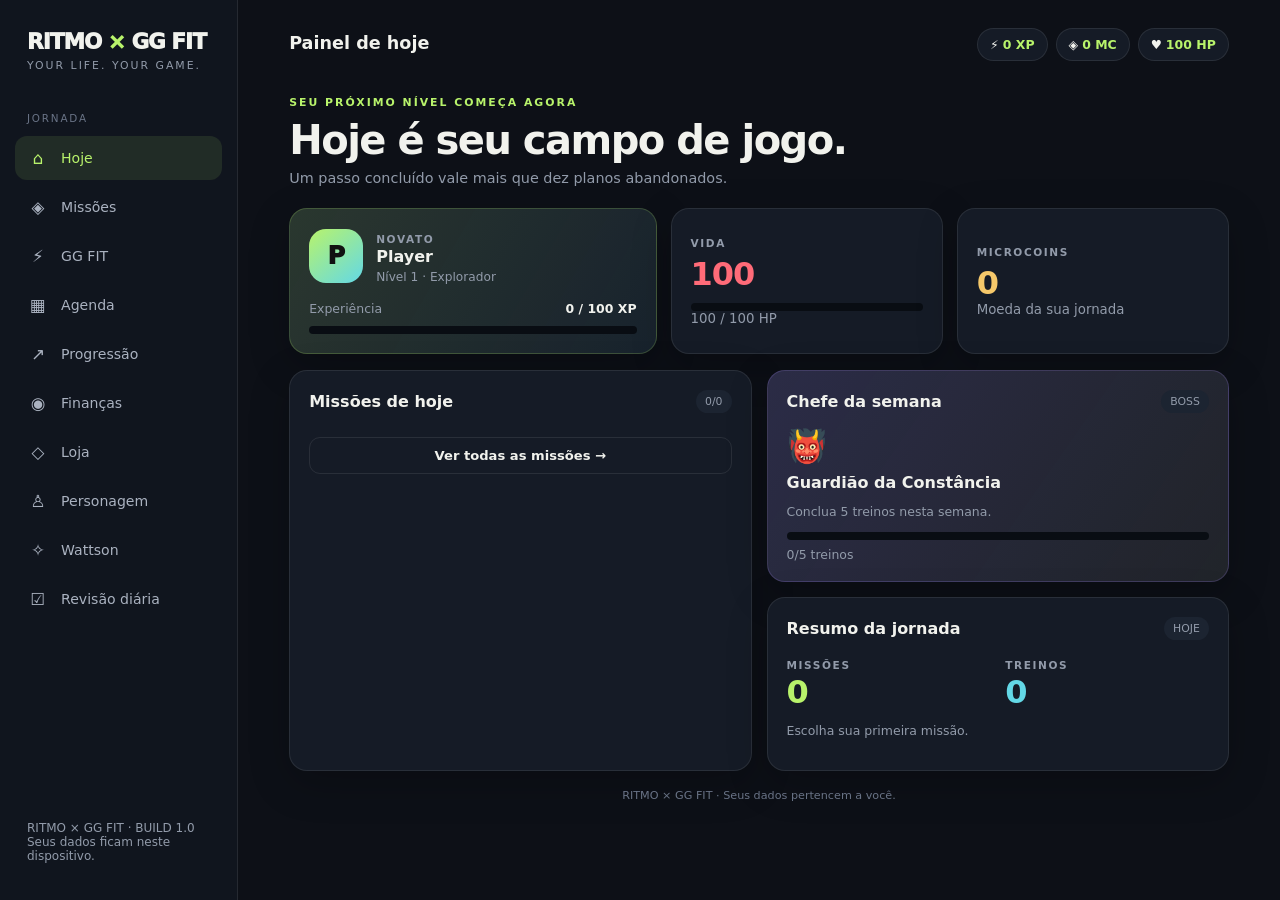
<file: index.html>
<!DOCTYPE html>
<html lang="pt-BR">
<head>
<meta charset="UTF-8">
<meta name="viewport" content="width=device-width, initial-scale=1, viewport-fit=cover">
<meta name="theme-color" content="#0d1017">
<title>RITMO × GG FIT</title>

<style>
:root{
  --bg:#0d1017;
  --panel:#151b26;
  --panel2:#1c2431;
  --line:rgba(255,255,255,.085);
  --text:#f1f2ed;
  --muted:#929baa;
  --lime:#b8f36b;
  --cyan:#63d8e6;
  --purple:#a98bff;
  --red:#ff6b78;
  --gold:#f5c86a;
  --radius:18px;
  --shadow:0 12px 40px rgba(0,0,0,.22);
}
*{box-sizing:border-box}
html{scroll-behavior:smooth}
body{
  margin:0;background:var(--bg);color:var(--text);
  font-family:Inter,ui-sans-serif,system-ui,-apple-system,"Segoe UI",sans-serif;
  min-height:100vh;
}
button,input,select,textarea{font:inherit}
button{cursor:pointer}
button:focus-visible,input:focus-visible,select:focus-visible{
  outline:2px solid var(--lime);outline-offset:2px
}
.app{min-height:100vh}
.sidebar{
  position:fixed;inset:0 auto 0 0;width:238px;
  background:#10151e;border-right:1px solid var(--line);
  padding:25px 15px;display:flex;flex-direction:column;z-index:10
}
.brand{padding:4px 12px 28px}
.brand-mark{font-size:1.35rem;font-weight:950;letter-spacing:-1px}
.brand-mark span{color:var(--lime)}
.brand small{display:block;color:var(--muted);font-size:.68rem;letter-spacing:2px;margin-top:5px}
.nav-label{font-size:.65rem;color:#697386;letter-spacing:1.8px;padding:12px}
.nav{display:grid;gap:5px}
.nav button{
  border:0;background:transparent;color:#aab2c0;
  padding:12px;border-radius:12px;text-align:left;
  display:flex;align-items:center;gap:12px;font-size:.88rem
}
.nav button:hover,.nav button.active{background:rgba(184,243,107,.1);color:var(--lime)}
.nav button .ico{width:22px;text-align:center;font-size:1.05rem}
.sidebar-bottom{margin-top:auto;padding:12px;color:var(--muted);font-size:.75rem}
.main{margin-left:238px;padding:28px clamp(18px,4vw,52px) 60px;max-width:1600px}
.topbar{display:flex;align-items:center;justify-content:space-between;gap:12px;margin-bottom:30px}
.topbar-left{display:flex;align-items:center;gap:12px}
.topbar h1{font-size:1.1rem;margin:0}
.topbar p{font-size:.75rem;color:var(--muted);margin:4px 0 0}
.top-stats{display:flex;gap:8px;flex-wrap:wrap}
.stat-pill,.pill{
  border:1px solid var(--line);border-radius:999px;
  padding:8px 12px;background:var(--panel);font-size:.78rem
}
.stat-pill b{color:var(--lime)}
.mobile-menu{display:none}
.view{display:none;animation:appear .2s ease}
.view.active{display:block}
@keyframes appear{from{opacity:0;transform:translateY(5px)}to{opacity:1;transform:none}}
.page-heading{margin:0 0 22px}
.page-heading .eyebrow{color:var(--lime);font-size:.68rem;letter-spacing:2px;font-weight:800}
.page-heading h2{font-size:clamp(1.8rem,4vw,2.5rem);letter-spacing:-1.5px;margin:7px 0}
.page-heading p{color:var(--muted);margin:0;font-size:.9rem}
.grid{display:grid;gap:15px}
.grid-2{grid-template-columns:repeat(2,minmax(0,1fr))}
.grid-3{grid-template-columns:repeat(3,minmax(0,1fr))}
.grid-4{grid-template-columns:repeat(4,minmax(0,1fr))}
.card{
  background:var(--panel);border:1px solid var(--line);
  border-radius:var(--radius);padding:19px;box-shadow:var(--shadow);
  min-width:0
}
.card h3{font-size:1rem;margin:0 0 13px}
.card-head{display:flex;align-items:center;justify-content:space-between;gap:10px;margin-bottom:14px}
.card-head h3{margin:0}
.muted{color:var(--muted)}
.small{font-size:.78rem}
.eyebrow{font-size:.66rem;letter-spacing:1.6px;color:var(--muted);font-weight:800}
.big{font-size:2rem;font-weight:900;letter-spacing:-1px}
.accent{color:var(--lime)}
.cyan{color:var(--cyan)}
.purple{color:var(--purple)}
.red{color:var(--red)}
.gold{color:var(--gold)}
.progress{height:8px;background:#090d13;border-radius:99px;overflow:hidden;margin-top:10px}
.progress>span{display:block;height:100%;width:0;background:var(--lime);border-radius:99px;transition:width .3s}
.progress.cyanbar>span{background:var(--cyan)}
.progress.purplebar>span{background:var(--purple)}
.progress.redbar>span{background:var(--red)}
.btn{
  border:1px solid var(--line);background:var(--panel2);color:var(--text);
  padding:10px 14px;border-radius:11px;font-weight:750;font-size:.82rem;
  transition:.15s
}
.btn:hover{filter:brightness(1.15);transform:translateY(-1px)}
.btn-primary{background:var(--lime);border-color:var(--lime);color:#11170c}
.btn-danger{color:var(--red);border-color:rgba(255,107,120,.25)}
.btn-ghost{background:transparent}
.btn-block{width:100%}
.btn-small{padding:7px 10px;font-size:.74rem}
.input,select,textarea{
  width:100%;background:#0e141d;color:var(--text);
  border:1px solid var(--line);border-radius:11px;
  padding:12px;outline:none
}
textarea{resize:vertical;min-height:85px}
label{display:grid;gap:7px;font-size:.78rem;color:#c7ccd5}
.form{display:grid;gap:13px}
.form-row{display:grid;grid-template-columns:1fr 1fr;gap:12px}
.hud{
  display:grid;grid-template-columns:1.35fr 1fr 1fr;gap:14px;margin-bottom:16px
}
.player-card{
  background:linear-gradient(120deg,rgba(184,243,107,.13),rgba(99,216,230,.04)),var(--panel);
  border-color:rgba(184,243,107,.2)
}
.player-line{display:flex;align-items:center;gap:13px}
.avatar{
  width:54px;height:54px;display:grid;place-items:center;
  background:linear-gradient(140deg,var(--lime),var(--cyan));
  color:#111;font-size:1.5rem;font-weight:950;border-radius:17px
}
.player-line h3{margin:0 0 4px}
.player-line p{margin:0;font-size:.76rem;color:var(--muted)}
.metric{display:flex;flex-direction:column;justify-content:center}
.metric .big{margin:6px 0 0}
.mission-row,.list-row{
  display:flex;align-items:center;gap:12px;padding:12px 0;
  border-bottom:1px solid var(--line)
}
.mission-row:last-child,.list-row:last-child{border-bottom:0}
.mission-icon{
  width:39px;height:39px;display:grid;place-items:center;
  border-radius:12px;background:var(--panel2);font-size:1.1rem;flex:0 0 auto
}
.mission-info{flex:1;min-width:0}
.mission-info strong{font-size:.86rem;display:block}
.mission-info small{color:var(--muted);font-size:.72rem}
.mission-actions{display:flex;gap:6px;align-items:center}
.done-tag{font-size:.7rem;color:var(--lime)}
.boss{
  background:linear-gradient(125deg,rgba(169,139,255,.15),rgba(245,200,106,.05)),var(--panel);
  border-color:rgba(169,139,255,.2)
}
.boss-icon{font-size:2rem}
.chip{display:inline-flex;align-items:center;gap:5px;padding:5px 9px;border-radius:99px;background:var(--panel2);font-size:.68rem;color:var(--muted)}
.shop-item{display:flex;flex-direction:column;gap:10px}
.shop-item .shop-icon{font-size:1.8rem}
.shop-item strong{font-size:.9rem}
.shop-item p{font-size:.75rem;color:var(--muted);margin:0;flex:1}
.event-date{min-width:54px;text-align:center;background:var(--panel2);padding:8px;border-radius:10px}
.event-date b{font-size:1.2rem;display:block}
.event-date small{color:var(--muted);font-size:.65rem}
.chat-log{height:310px;overflow:auto;display:flex;flex-direction:column;gap:10px;padding:4px 0 15px}
.bubble{max-width:85%;padding:11px 13px;border-radius:14px;font-size:.82rem;line-height:1.5}
.bubble.bot{background:var(--panel2);align-self:flex-start;border-bottom-left-radius:4px}
.bubble.user{background:rgba(184,243,107,.14);border:1px solid rgba(184,243,107,.2);align-self:flex-end;border-bottom-right-radius:4px}
.chat-form{display:flex;gap:8px}
.chat-form input{flex:1;min-width:0}
.modal{
  position:fixed;inset:0;background:rgba(0,0,0,.72);z-index:30;
  display:none;align-items:center;justify-content:center;padding:16px
}
.modal.open{display:flex}
.modal-box{width:min(480px,100%);max-height:90vh;overflow:auto;background:var(--panel);border:1px solid var(--line);border-radius:20px;padding:22px}
.modal-head{display:flex;justify-content:space-between;align-items:center;margin-bottom:18px}
.modal-head h3{margin:0}
.toast{
  position:fixed;bottom:25px;left:50%;transform:translate(-50%,20px);
  background:#e7f8d4;color:#17200e;padding:12px 17px;border-radius:12px;
  font-size:.82rem;font-weight:800;opacity:0;pointer-events:none;
  transition:.2s;z-index:60;max-width:90%;text-align:center
}
.toast.show{opacity:1;transform:translate(-50%,0)}
.bottom-nav{display:none}
.empty{padding:20px;text-align:center;border:1px dashed var(--line);border-radius:12px;color:var(--muted);font-size:.82rem}
.separator{height:1px;background:var(--line);margin:16px 0}
.checkbox-line{display:flex;align-items:center;gap:9px}
.checkbox-line input{accent-color:var(--lime)}
.review-summary{display:flex;justify-content:space-between;align-items:center;gap:12px}
.hidden{display:none!important}
.footer-note{font-size:.7rem;color:#697386;margin-top:18px;text-align:center}
@media(max-width:1000px){
  .grid-4{grid-template-columns:repeat(2,minmax(0,1fr))}
  .hud{grid-template-columns:1fr 1fr}
  .player-card{grid-column:span 2}
}
@media(max-width:720px){
  .sidebar{display:none}
  .main{margin:0;padding:19px 15px 100px}
  .topbar{margin-bottom:24px}
  .mobile-menu{display:block}
  .top-stats .stat-pill:nth-child(2){display:none}
  .grid-3,.grid-2{grid-template-columns:1fr}
  .grid-4{grid-template-columns:1fr 1fr}
  .hud{grid-template-columns:1fr 1fr}
  .player-card{grid-column:span 2}
  .bottom-nav{
    display:grid;grid-template-columns:repeat(5,1fr);
    position:fixed;bottom:0;left:0;right:0;z-index:20;
    background:rgba(16,21,30,.96);backdrop-filter:blur(16px);
    border-top:1px solid var(--line);padding:8px 4px calc(8px + env(safe-area-inset-bottom))
  }
  .bottom-nav button{
    background:transparent;border:0;color:var(--muted);
    display:grid;justify-items:center;gap:3px;font-size:.62rem;padding:5px 0
  }
  .bottom-nav button span{font-size:1.15rem}
  .bottom-nav button.active{color:var(--lime)}
  .form-row{grid-template-columns:1fr}
}
@media(max-width:380px){
  .grid-4{grid-template-columns:1fr}
  .mission-actions .btn{padding:7px;font-size:.68rem}
}
</style>
</head>

<body>
<div class="app">

<aside class="sidebar">
  <div class="brand">
    <div class="brand-mark">RITMO<span> × </span>GG FIT</div>
    <small>YOUR LIFE. YOUR GAME.</small>
  </div>

  <div class="nav-label">JORNADA</div>
  <nav class="nav" id="sideNav">
    <button class="active" data-page="home"><span class="ico">⌂</span> Hoje</button>
    <button data-page="missions"><span class="ico">◈</span> Missões</button>
    <button data-page="workout"><span class="ico">⚡</span> GG FIT</button>
    <button data-page="agenda"><span class="ico">▦</span> Agenda</button>
    <button data-page="progress"><span class="ico">↗</span> Progressão</button>
    <button data-page="finance"><span class="ico">◉</span> Finanças</button>
    <button data-page="shop"><span class="ico">◇</span> Loja</button>
    <button data-page="character"><span class="ico">♙</span> Personagem</button>
    <button data-page="companion"><span class="ico">✧</span> Wattson</button>
    <button data-page="review"><span class="ico">☑</span> Revisão diária</button>
  </nav>
  <div class="sidebar-bottom">RITMO × GG FIT · BUILD 1.0<br>Seus dados ficam neste dispositivo.</div>
</aside>

<main class="main">
  <header class="topbar">
    <div class="topbar-left">
      <button class="btn mobile-menu" onclick="go('home')">☰</button>
      <div>
        <h1 id="topTitle">Painel de hoje</h1>
        <p id="todayDate"></p>
      </div>
    </div>
    <div class="top-stats">
      <div class="stat-pill">⚡ <b id="topXP">0 XP</b></div>
      <div class="stat-pill">◈ <b id="topCoins">0 MC</b></div>
      <div class="stat-pill">♥ <b id="topHP">100 HP</b></div>
    </div>
  </header>

  <!-- HOJE -->
  <section class="view active" id="page-home">
    <div class="page-heading">
      <span class="eyebrow">SEU PRÓXIMO NÍVEL COMEÇA AGORA</span>
      <h2>Hoje é seu campo de jogo.</h2>
      <p>Um passo concluído vale mais que dez planos abandonados.</p>
    </div>

    <div class="hud">
      <div class="card player-card">
        <div class="player-line">
          <div class="avatar" id="homeAvatar">P</div>
          <div style="flex:1">
            <span class="eyebrow" id="homeRank">NOVATO</span>
            <h3 id="homeName">Player</h3>
            <p id="homeLevel">Nível 1 · Explorador</p>
          </div>
        </div>
        <div style="margin-top:17px;display:flex;justify-content:space-between">
          <span class="small muted">Experiência</span>
          <b class="small" id="xpLabel">0 / 100 XP</b>
        </div>
        <div class="progress"><span id="xpBar"></span></div>
      </div>

      <div class="card metric">
        <span class="eyebrow">VIDA</span>
        <div class="big red" id="homeHP">100</div>
        <div class="progress redbar"><span id="hpBar"></span></div>
        <small class="muted" id="hpText">100 / 100 HP</small>
      </div>

      <div class="card metric">
        <span class="eyebrow">MICROCOINS</span>
        <div class="big gold" id="homeCoins">0</div>
        <small class="muted">Moeda da sua jornada</small>
      </div>
    </div>

    <div class="grid grid-2">
      <div class="card">
        <div class="card-head">
          <h3>Missões de hoje</h3>
          <span class="chip" id="homeMissionCount">0/0</span>
        </div>
        <div id="homeMissions"></div>
        <button class="btn btn-ghost btn-block" style="margin-top:10px" onclick="go('missions')">Ver todas as missões →</button>
      </div>

      <div class="grid">
        <div class="card boss">
          <div class="card-head">
            <h3>Chefe da semana</h3><span class="chip">BOSS</span>
          </div>
          <div class="boss-icon">👹</div>
          <h3 id="bossName" style="margin:8px 0">Guardião da Constância</h3>
          <p class="small muted" id="bossDescription">Conclua 5 treinos nesta semana.</p>
          <div class="progress purplebar"><span id="bossBar"></span></div>
          <div class="small muted" id="bossProgress" style="margin-top:7px">0/5 treinos</div>
        </div>

        <div class="card">
          <div class="card-head"><h3>Resumo da jornada</h3><span class="chip">HOJE</span></div>
          <div class="grid grid-2">
            <div><span class="eyebrow">MISSÕES</span><div class="big accent" id="summaryMissions">0</div></div>
            <div><span class="eyebrow">TREINOS</span><div class="big cyan" id="summaryWorkouts">0</div></div>
          </div>
          <p class="small muted" id="dailyMessage">Escolha sua primeira missão.</p>
        </div>
      </div>
    </div>
  </section>

  <!-- MISSÕES -->
  <section class="view" id="page-missions">
    <div class="page-heading">
      <span class="eyebrow">ROTINA E CONSISTÊNCIA</span>
      <h2>Missões</h2>
      <p>Organize o que precisa ser feito e registre o que realmente foi concluído.</p>
    </div>
    <div class="grid grid-2">
      <div class="card">
        <div class="card-head"><h3>Nova missão</h3><span class="chip">CRIAR</span></div>
        <form class="form" id="missionForm">
          <label>Nome da missão<input class="input" id="missionTitle" maxlength="65" placeholder="Ex.: Estudar programação" required></label>
          <div class="form-row">
            <label>Categoria
              <select id="missionType">
                <option value="daily">Diária</option>
                <option value="habit">Hábito</option>
                <option value="task">Tarefa</option>
              </select>
            </label>
            <label>Dificuldade
              <select id="missionDifficulty">
                <option value="easy">Fácil</option>
                <option value="medium">Média</option>
                <option value="hard">Difícil</option>
              </select>
            </label>
          </div>
          <label>Recompensa em XP
            <input class="input" id="missionXP" type="number" min="1" max="500" value="20">
          </label>
          <button class="btn btn-primary" type="submit">Criar missão</button>
        </form>
      </div>
      <div class="card">
        <div class="card-head"><h3>Resumo</h3><span class="chip">HOJE</span></div>
        <div class="grid grid-2">
          <div><span class="eyebrow">CONCLUÍDAS</span><div class="big accent" id="missionDone">0</div></div>
          <div><span class="eyebrow">PENDENTES</span><div class="big gold" id="missionPending">0</div></div>
        </div>
        <div class="separator"></div>
        <label class="checkbox-line"><input type="checkbox" id="disciplineToggle"> Modo disciplinado</label>
        <p class="small muted">Quando ativado, missões não concluídas podem causar dano ao fechar o dia. A revisão é sempre manual.</p>
      </div>
    </div>
    <div class="card" style="margin-top:15px">
      <div class="card-head">
        <h3>Suas missões</h3>
        <select id="missionFilter" style="width:auto;padding:8px">
          <option value="all">Todas</option>
          <option value="daily">Diárias</option>
          <option value="habit">Hábitos</option>
          <option value="task">Tarefas</option>
        </select>
      </div>
      <div id="missionList"></div>
    </div>
  </section>

  <!-- GG FIT -->
  <section class="view" id="page-workout">
    <div class="page-heading">
      <span class="eyebrow">TREINO EM CASA</span>
      <h2>GG FIT</h2>
      <p>Movimento registrado, evolução acompanhada.</p>
    </div>
    <div class="grid grid-2">
      <div class="card">
        <div class="card-head"><h3>Seu treino</h3><span class="chip">ADAPTÁVEL</span></div>
        <form class="form" id="workoutForm">
          <label>Tipo de treino
            <select id="workoutType">
              <option value="full">Corpo inteiro</option>
              <option value="upper">Membros superiores</option>
              <option value="lower">Membros inferiores</option>
              <option value="core">Abdômen e core</option>
              <option value="cardio">Cardio</option>
              <option value="mobility">Mobilidade e alongamento</option>
            </select>
          </label>
          <label>Intensidade
            <select id="workoutIntensity">
              <option value="light">Leve</option>
              <option value="normal" selected>Moderada</option>
              <option value="strong">Intensa</option>
            </select>
          </label>
          <label>Duração (minutos)
            <input class="input" id="workoutMinutes" type="number" min="1" max="240" value="20">
          </label>
          <button class="btn btn-primary" type="submit">Registrar treino concluído</button>
        </form>
      </div>
      <div class="card">
        <span class="eyebrow">TREINOS NESTA SEMANA</span>
        <div class="big cyan" id="weeklyWorkouts">0</div>
        <p class="small muted">Meta semanal: 5 treinos.</p>
        <div class="progress cyanbar"><span id="weeklyWorkoutBar"></span></div>
        <div class="separator"></div>
        <span class="eyebrow">TEMPO TOTAL DE TREINO</span>
        <div class="big" id="totalWorkoutMinutes">0 min</div>
        <p class="small muted">Cada registro conta para sua evolução.</p>
      </div>
    </div>
    <div class="card" style="margin-top:15px">
      <div class="card-head"><h3>Histórico de treinos</h3><span class="chip">REGISTROS</span></div>
      <div id="workoutHistory"></div>
    </div>
  </section>

  <!-- AGENDA -->
  <section class="view" id="page-agenda">
    <div class="page-heading">
      <span class="eyebrow">PLANEJAMENTO</span>
      <h2>Agenda</h2>
      <p>Compromissos, eventos e prazos.</p>
    </div>
    <div class="grid grid-2">
      <div class="card">
        <h3>Novo evento</h3>
        <form class="form" id="eventForm">
          <label>Nome<input class="input" id="eventTitle" maxlength="70" required placeholder="Ex.: Entregar projeto"></label>
          <div class="form-row">
            <label>Data<input class="input" id="eventDate" type="date" required></label>
            <label>Horário<input class="input" id="eventTime" type="time"></label>
          </div>
          <label>Observação<input class="input" id="eventNote" maxlength="140" placeholder="Opcional"></label>
          <button class="btn btn-primary">Adicionar evento</button>
        </form>
      </div>
      <div class="card">
        <h3>Próximos compromissos</h3>
        <div id="upcomingEvents"></div>
      </div>
    </div>
  </section>

  <!-- PROGRESSÃO -->
  <section class="view" id="page-progress">
    <div class="page-heading">
      <span class="eyebrow">EVOLUÇÃO</span>
      <h2>Progressão</h2>
      <p>O histórico daquilo que você construiu.</p>
    </div>
    <div class="grid grid-3">
      <div class="card"><span class="eyebrow">NÍVEL</span><div class="big accent" id="progressLevel">1</div></div>
      <div class="card"><span class="eyebrow">XP TOTAL</span><div class="big cyan" id="progressXP">0</div></div>
      <div class="card"><span class="eyebrow">DIAS PERFEITOS</span><div class="big gold" id="perfectDays">0</div></div>
    </div>
    <div class="grid grid-2" style="margin-top:15px">
      <div class="card">
        <h3>Conquistas</h3>
        <div id="achievements"></div>
      </div>
      <div class="card">
        <h3>Estatísticas</h3>
        <div class="list-row"><span class="muted small">Missões concluídas</span><b id="statMissions">0</b></div>
        <div class="list-row"><span class="muted small">Treinos registrados</span><b id="statWorkouts">0</b></div>
        <div class="list-row"><span class="muted small">Dias revisados</span><b id="statReviews">0</b></div>
        <div class="list-row"><span class="muted small">Maior sequência</span><b id="statStreak">0 dias</b></div>
      </div>
    </div>
    <div class="card" style="margin-top:15px">
      <div class="card-head"><h3>Histórico recente</h3></div>
      <div id="activityHistory"></div>
    </div>
  </section>

  <!-- FINANÇAS -->
  <section class="view" id="page-finance">
    <div class="page-heading">
      <span class="eyebrow">ECONOMIA PESSOAL</span>
      <h2>Finanças</h2>
      <p>Microcoins são uma moeda interna. Não representam dinheiro real.</p>
    </div>
    <div class="card player-card" style="margin-bottom:15px">
      <span class="eyebrow">CARTEIRA DE MICROCOINS</span>
      <div class="big gold" id="walletBalance">0 ◈</div>
      <p class="small muted">Saldo disponível para recompensas e compras na loja.</p>
    </div>
    <div class="grid grid-2">
      <div class="card">
        <h3>Registrar movimentação</h3>
        <form class="form" id="transactionForm">
          <label>Descrição<input class="input" id="transactionTitle" maxlength="70" required></label>
          <div class="form-row">
            <label>Tipo<select id="transactionType"><option value="in">Entrada</option><option value="out">Saída</option></select></label>
            <label>Valor<input class="input" id="transactionValue" type="number" min="1" max="1000000" required></label>
          </div>
          <button class="btn btn-primary">Registrar</button>
        </form>
      </div>
      <div class="card">
        <h3>Movimentações</h3>
        <div id="transactionHistory"></div>
      </div>
    </div>
  </section>

  <!-- LOJA -->
  <section class="view" id="page-shop">
    <div class="page-heading">
      <span class="eyebrow">RECOMPENSAS</span>
      <h2>Loja</h2>
      <p>Troque Microcoins por recompensas definidas por você.</p>
    </div>
    <div class="grid grid-3" id="shopGrid"></div>
    <div class="card" style="margin-top:15px">
      <h3>Adicionar recompensa personalizada</h3>
      <form class="form" id="rewardForm">
        <div class="form-row">
          <label>Nome<input class="input" id="rewardName" maxlength="45" required placeholder="Ex.: Uma noite de filme"></label>
          <label>Preço em MC<input class="input" id="rewardPrice" type="number" min="1" max="100000" required></label>
        </div>
        <button class="btn btn-primary">Adicionar à loja</button>
      </form>
    </div>
  </section>

  <!-- PERSONAGEM -->
  <section class="view" id="page-character">
    <div class="page-heading">
      <span class="eyebrow">SUA IDENTIDADE</span>
      <h2>Personagem</h2>
      <p>Configure a identidade da sua jornada.</p>
    </div>
    <div class="card">
      <div class="player-line" style="margin-bottom:20px">
        <div class="avatar" id="characterAvatar">P</div>
        <div><span class="eyebrow" id="characterRank">NOVATO</span><h3 id="characterName">Player</h3><p class="muted small" id="characterClass">Explorador</p></div>
      </div>
      <form class="form" id="profileForm">
        <label>Nome<input class="input" id="profileName" maxlength="24" required></label>
        <label>Classe<input class="input" id="profileClass" maxlength="32" placeholder="Explorador"></label>
        <label>Objetivo atual<input class="input" id="profileGoal" maxlength="120" placeholder="O que você quer alcançar?"></label>
        <label>Regra pessoal<input class="input" id="profileRule" maxlength="120" placeholder="Sua regra de ouro"></label>
        <button class="btn btn-primary">Salvar personagem</button>
      </form>
    </div>
  </section>

  <!-- COMPANHEIRO -->
  <section class="view" id="page-companion">
    <div class="page-heading">
      <span class="eyebrow">COMPANHEIRO DE JORNADA</span>
      <h2>Wattson</h2>
      <p>Um assistente local simples para organizar seu próximo passo.</p>
    </div>
    <div class="card">
      <div class="player-line" style="margin-bottom:15px">
        <div class="avatar">W</div>
        <div><h3>Wattson</h3><p>Modo local · respostas predefinidas</p></div>
      </div>
      <div class="chat-log" id="chatLog">
        <div class="bubble bot">Estou por aqui. Qual é a próxima missão que precisamos tirar do papel?</div>
      </div>
      <form class="chat-form" id="chatForm">
        <input class="input" id="chatInput" maxlength="500" placeholder="Escreva sua mensagem..." required>
        <button class="btn btn-primary">Enviar</button>
      </form>
      <p class="footer-note">Esta versão não está conectada a um modelo de IA remoto.</p>
    </div>
  </section>

  <!-- REVISÃO -->
  <section class="view" id="page-review">
    <div class="page-heading">
      <span class="eyebrow">FECHAMENTO DO CICLO</span>
      <h2>Revisão diária</h2>
      <p>Revise o dia antes de encerrar sua jornada.</p>
    </div>
    <div class="card">
      <div class="review-summary">
        <div><span class="eyebrow">VIDA ATUAL</span><div class="big red"><span id="reviewHP">100</span><small class="muted" style="font-size:.9rem"> / 100</small></div></div>
        <span class="chip" id="reviewStatus">Não iniciado</span>
      </div>
      <div class="progress redbar"><span id="reviewHPBar"></span></div>
      <div class="separator"></div>
      <div id="reviewMissionList"></div>
      <div class="separator"></div>
      <p class="small muted" id="reviewExplanation">Inicie seu dia no botão abaixo. Você poderá fechá-lo uma única vez.</p>
      <button class="btn btn-primary btn-block" id="reviewButton">Iniciar dia</button>
    </div>
    <div class="card" style="margin-top:15px">
      <h3>Regras de revisão</h3>
      <p class="small muted">Sem modo disciplinado, missões pendentes não causam dano. Com modo disciplinado, o dano é calculado no fechamento. XP nunca é removido. Um dia perfeito recupera vida. Não existe punição automática por deixar uma missão pendente.</p>
    </div>
  </section>

  <div class="footer-note">RITMO × GG FIT · Seus dados pertencem a você.</div>
</main>

<nav class="bottom-nav" id="bottomNav">
  <button class="active" data-page="home"><span>⌂</span>Hoje</button>
  <button data-page="missions"><span>◈</span>Missões</button>
  <button data-page="workout"><span>⚡</span>Treino</button>
  <button data-page="progress"><span>↗</span>Progresso</button>
  <button data-page="review"><span>☑</span>Revisão</button>
</nav>
</div>

<div class="toast" id="toast"></div>

<div class="modal" id="confirmModal" role="dialog" aria-modal="true">
  <div class="modal-box">
    <div class="modal-head"><h3 id="confirmTitle">Confirmar ação</h3><button class="btn btn-ghost" onclick="closeModal()">✕</button></div>
    <p class="muted small" id="confirmText"></p>
    <div class="form-row" style="margin-top:20px">
      <button class="btn" onclick="closeModal()">Cancelar</button>
      <button class="btn btn-primary" id="confirmAction">Confirmar</button>
    </div>
  </div>
</div>

<script>
"use strict";

/* =========================================================
   RITMO × GG FIT
   BUILD 1.0 · MOTOR AUTOCONTIDO
========================================================= */

const STORAGE_KEY = "ritmo_ggfit_single_v1";
const DAY = () => new Date().toISOString().slice(0,10);
const $ = id => document.getElementById(id);
const uid = () => (crypto.randomUUID ? crypto.randomUUID() : Date.now()+"_"+Math.random().toString(16).slice(2));
const clamp = (n,min,max) => Math.max(min,Math.min(max,n));
const esc = value => String(value ?? "").replace(/[&<>"']/g,c=>({
  "&":"&amp;","<":"&lt;",">":"&gt;",'"':"&quot;","'":"&#39;"
}[c]));
const dateLabel = iso => {
  if(!iso)return "";
  const [y,m,d]=iso.split("-").map(Number);
  return new Intl.DateTimeFormat("pt-BR",{day:"2-digit",month:"short",year:"numeric"}).format(new Date(y,m-1,d));
};
const dateKey = date => date.toISOString().slice(0,10);
const weekStart = (date = new Date()) => {
  const d = new Date(date);
  d.setHours(0,0,0,0);
  d.setDate(d.getDate()-((d.getDay()+6)%7));
  return dateKey(d);
};

function initialState(){
  return {
    version:1,
    createdAt:Date.now(),
    profile:{
      name:"Player",
      className:"Explorador",
      goal:"",
      rule:"Um passo de cada vez."
    },
    xp:0,
    coins:0,
    hp:100,
    disciplined:false,
    streak:0,
    bestStreak:0,
    lastActive:null,
    lastReview:null,
    day:{
      date:DAY(),
      started:false,
      closed:false,
      perfect:false,
      damage:0,
      heal:0
    },
    missions:[
      {id:uid(),title:"Beber água",type:"habit",difficulty:"easy",xp:10,icon:"💧",doneDates:[]},
      {id:uid(),title:"Movimentar o corpo",type:"daily",difficulty:"medium",xp:20,icon:"⚡",doneDates:[]},
      {id:uid(),title:"Organizar o dia",type:"daily",difficulty:"easy",xp:10,icon:"🧭",doneDates:[]}
    ],
    workouts:[],
    events:[],
    transactions:[],
    rewards:[
      {id:"rest",name:"Tempo livre especial",price:100,icon:"☕"},
      {id:"movie",name:"Noite de filme",price:150,icon:"🎬"},
      {id:"hobby",name:"Sessão de hobby",price:200,icon:"🎮"}
    ],
    purchases:[],
    reviews:[],
    history:[],
    chat:[],
    achievements:[],
    boss:{
      week:weekStart(),
      target:5,
      reward:100,
      claimed:false
    },
    secondChanceUsed:false
  };
}

function loadState(){
  try{
    const raw=localStorage.getItem(STORAGE_KEY);
    if(!raw)return initialState();
    const saved=JSON.parse(raw);
    const base=initialState();
    return {
      ...base,...saved,
      profile:{...base.profile,...saved.profile},
      day:{...base.day,...saved.day},
      boss:{...base.boss,...saved.boss},
      missions:Array.isArray(saved.missions)?saved.missions:base.missions,
      workouts:Array.isArray(saved.workouts)?saved.workouts:[],
      events:Array.isArray(saved.events)?saved.events:[],
      transactions:Array.isArray(saved.transactions)?saved.transactions:[],
      rewards:Array.isArray(saved.rewards)?saved.rewards:base.rewards,
      purchases:Array.isArray(saved.purchases)?saved.purchases:[],
      reviews:Array.isArray(saved.reviews)?saved.reviews:[],
      history:Array.isArray(saved.history)?saved.history:[],
      chat:Array.isArray(saved.chat)?saved.chat:[],
      achievements:Array.isArray(saved.achievements)?saved.achievements:[]
    };
  }catch(error){
    console.error("Falha ao carregar dados:",error);
    return initialState();
  }
}

let state=loadState();
let confirmCallback=null;

function save(){
  try{
    localStorage.setItem(STORAGE_KEY,JSON.stringify(state));
  }catch(error){
    console.error(error);
    toast("Não foi possível salvar. Verifique o espaço do navegador.");
  }
}

function toast(message){
  const el=$("toast");
  el.textContent=message;
  el.classList.add("show");
  clearTimeout(toast.timer);
  toast.timer=setTimeout(()=>el.classList.remove("show"),2600);
}

/* =========================================================
   DATAS E VIRADA DO DIA
========================================================= */

function syncDay(){
  const today=DAY();

  if(state.day.date!==today){
    state.day={
      date:today,
      started:false,
      closed:false,
      perfect:false,
      damage:0,
      heal:0
    };
    state.secondChanceUsed=false;
  }

  const currentWeek=weekStart();
  if(state.boss.week!==currentWeek){
    state.boss={
      week:currentWeek,
      target:5,
      reward:100,
      claimed:false
    };
  }
  save();
}

/* =========================================================
   XP, NÍVEL E RECOMPENSAS
========================================================= */

function levelData(xp=state.xp){
  let level=1;
  let remaining=Math.max(0,xp);
  let needed=100;

  while(remaining>=needed){
    remaining-=needed;
    level++;
    needed=Math.floor(100+(level-1)*35);
  }

  return {level,progress:remaining,needed};
}

function rankName(level){
  if(level>=30)return "Lenda";
  if(level>=20)return "Mestre";
  if(level>=12)return "Veterano";
  if(level>=7)return "Estrategista";
  if(level>=3)return "Aventureiro";
  return "Novato";
}

function addXP(amount,reason="Missão concluída"){
  const before=levelData().level;
  state.xp+=Math.max(0,Math.floor(amount));
  const after=levelData().level;

  state.history.unshift({
    id:uid(),date:DAY(),type:"xp",
    text:reason,value:amount
  });

  if(after>before){
    state.hp=clamp(state.hp+10,0,100);
    toast(`Nível ${after}! +10 HP de bônus.`);
  }
  checkAchievements();
  save();
}

function addCoins(amount,reason){
  const value=Math.floor(Number(amount));
  if(!Number.isFinite(value)||value<=0)return false;
  state.coins+=value;
  state.transactions.push({
    id:uid(),type:"in",title:reason||"Recompensa",
    value,date:DAY(),system:true
  });
  save();
  return true;
}

/* =========================================================
   MISSÕES
========================================================= */

function isDone(mission,date=DAY()){
  return (mission.doneDates||[]).includes(date);
}

function completeMission(id){
  if(state.day.closed){
    toast("O dia já foi fechado. Não é possível alterar missões.");
    return;
  }

  const mission=state.missions.find(m=>m.id===id);
  if(!mission||isDone(mission))return;

  mission.doneDates=mission.doneDates||[];
  mission.doneDates.push(DAY());

  const multiplier={
    easy:1,
    medium:1.5,
    hard:2
  }[mission.difficulty]||1;

  const reward=Math.round((mission.xp||10)*multiplier);
  addXP(reward,mission.title);
  addCoins(Math.max(1,Math.floor(reward/10)),"Microcoins: "+mission.title);

  state.history.unshift({
    id:uid(),date:DAY(),type:"mission",
    text:mission.title,value:reward
  });

  save();
  renderAll();
  toast(`Missão concluída! +${reward} XP`);
}

function undoMission(id){
  const mission=state.missions.find(m=>m.id===id);
  if(!mission||!isDone(mission))return;
  confirm("Desmarcar missão?","Isso não retira o XP já recebido. O registro de conclusão de hoje será removido.",()=>{
    mission.doneDates=mission.doneDates.filter(d=>d!==DAY());
    save();renderAll();toast("Conclusão desmarcada. XP preservado.");
  });
}

function deleteMission(id){
  confirm("Excluir missão?","A missão será removida da sua lista. O histórico de XP não será apagado.",()=>{
    state.missions=state.missions.filter(m=>m.id!==id);
    save();renderAll();toast("Missão removida.");
  });
}

$("missionForm").addEventListener("submit",e=>{
  e.preventDefault();
  const title=$("missionTitle").value.trim();
  if(!title)return;
  const difficulty=$("missionDifficulty").value;
  const icon={easy:"🌱",medium:"⚡",hard:"🔥"}[difficulty];
  state.missions.push({
    id:uid(),title,
    type:$("missionType").value,
    difficulty,
    xp:clamp(Number($("missionXP").value)||10,1,500),
    icon,doneDates:[]
  });
  save();e.target.reset();$("missionXP").value=20;
  renderAll();toast("Missão criada.");
});

$("missionFilter").addEventListener("change",renderMissions);
$("disciplineToggle").addEventListener("change",e=>{
  state.disciplined=e.target.checked;
  save();renderAll();
  toast(state.disciplined?"Modo disciplinado ativado.":"Modo disciplinado desativado.");
});

/* =========================================================
   TREINOS GG FIT
========================================================= */

const workoutNames={
  full:"Corpo inteiro",
  upper:"Membros superiores",
  lower:"Membros inferiores",
  core:"Abdômen e core",
  cardio:"Cardio",
  mobility:"Mobilidade"
};

function workoutsThisWeek(){
  const start=weekStart();
  return state.workouts.filter(w=>w.date>=start&&w.date<=DAY());
}

function registerWorkout(data){
  const xpByIntensity={light:15,normal:25,strong:35};
  const xp=xpByIntensity[data.intensity]||25;
  const workout={
    id:uid(),
    date:DAY(),
    type:data.type,
    intensity:data.intensity,
    minutes:data.minutes,
    xp
  };
  state.workouts.push(workout);
  addXP(xp,"Treino: "+workoutNames[data.type]);
  addCoins(Math.max(2,Math.floor(xp/5)),"Recompensa por treino");

  if(!state.missions.some(m=>m.id==="system-workout")){
    state.missions.push({
      id:"system-workout",
      title:"Concluir um treino",
      type:"daily",
      difficulty:"medium",
      xp:20,
      icon:"🏋️",
      doneDates:[]
    });
  }

  const mission=state.missions.find(m=>m.id==="system-workout");
  if(mission&&!isDone(mission)){
    mission.doneDates.push(DAY());
  }

  state.history.unshift({
    id:uid(),date:DAY(),type:"workout",
    text:workoutNames[data.type],value:data.minutes
  });

  checkBoss();
  save();renderAll();
  toast(`Treino registrado! +${xp} XP`);
}

$("workoutForm").addEventListener("submit",e=>{
  e.preventDefault();
  const minutes=clamp(Number($("workoutMinutes").value)||1,1,240);
  registerWorkout({
    type:$("workoutType").value,
    intensity:$("workoutIntensity").value,
    minutes
  });
  e.target.reset();
  $("workoutMinutes").value=20;
});

/* =========================================================
   CHEFE SEMANAL
========================================================= */

function checkBoss(){
  const count=workoutsThisWeek().length;
  if(count>=state.boss.target&&!state.boss.claimed){
    state.boss.claimed=true;
    addCoins(state.boss.reward,"Chefe semanal derrotado");
    state.history.unshift({
      id:uid(),date:DAY(),type:"boss",
      text:"Chefe semanal derrotado",value:state.boss.reward
    });
    toast("Chefe semanal derrotado! Recompensa recebida.");
  }
}

/* =========================================================
   AGENDA
========================================================= */

$("eventDate").value=DAY();

$("eventForm").addEventListener("submit",e=>{
  e.preventDefault();
  const title=$("eventTitle").value.trim();
  const date=$("eventDate").value;
  if(!title||!date)return;

  state.events.push({
    id:uid(),
    title,
    date,
    time:$("eventTime").value,
    note:$("eventNote").value.trim()
  });
  save();e.target.reset();$("eventDate").value=DAY();
  renderAgenda();toast("Evento adicionado.");
});

function deleteEvent(id){
  state.events=state.events.filter(e=>e.id!==id);
  save();renderAgenda();toast("Evento removido.");
}

/* =========================================================
   ECONOMIA
========================================================= */

function walletBalance(){
  return state.transactions.reduce((sum,t)=>
    sum+(t.type==="in"?t.value:-t.value),0);
}

$("transactionForm").addEventListener("submit",e=>{
  e.preventDefault();
  const title=$("transactionTitle").value.trim();
  const value=Math.floor(Number($("transactionValue").value));
  const type=$("transactionType").value;

  if(!title||!Number.isFinite(value)||value<=0)return;
  if(type==="out"&&value>walletBalance()){
    toast("Saldo insuficiente.");
    return;
  }

  state.transactions.push({
    id:uid(),title,value,type,date:DAY(),system:false
  });
  save();e.target.reset();renderFinance();
  toast("Movimentação registrada.");
});

function deleteTransaction(id){
  const tx=state.transactions.find(t=>t.id===id);
  if(!tx||tx.system){
    toast("Movimentações automáticas não podem ser removidas.");
    return;
  }
  confirm("Excluir movimentação?","O saldo será recalculado após a exclusão.",()=>{
    state.transactions=state.transactions.filter(t=>t.id!==id);
    save();renderFinance();toast("Movimentação excluída.");
  });
}

/* =========================================================
   LOJA E RECOMPENSAS
========================================================= */

$("rewardForm").addEventListener("submit",e=>{
  e.preventDefault();
  const name=$("rewardName").value.trim();
  const price=Math.floor(Number($("rewardPrice").value));
  if(!name||!Number.isFinite(price)||price<1)return;

  state.rewards.push({
    id:uid(),name,price,icon:"🎁"
  });
  save();e.target.reset();renderShop();
  toast("Recompensa adicionada.");
});

function buyReward(id){
  const reward=state.rewards.find(r=>r.id===id);
  if(!reward)return;
  if(walletBalance()<reward.price){
    toast("Você ainda não tem Microcoins suficientes.");
    return;
  }

  confirm("Comprar recompensa?",`${reward.name} custa ${reward.price} Microcoins.`,()=>{
    state.transactions.push({
      id:uid(),type:"out",title:"Loja: "+reward.name,
      value:reward.price,date:DAY(),system:true
    });
    state.purchases.push({
      id:uid(),rewardId:reward.id,name:reward.name,
      price:reward.price,date:DAY()
    });
    state.history.unshift({
      id:uid(),date:DAY(),type:"purchase",
      text:"Resgatou: "+reward.name,value:reward.price
    });
    save();renderAll();toast("Recompensa resgatada.");
  });
}

/* =========================================================
   PERSONAGEM
========================================================= */

$("profileForm").addEventListener("submit",e=>{
  e.preventDefault();
  state.profile={
    name:$("profileName").value.trim().slice(0,24)||"Player",
    className:$("profileClass").value.trim().slice(0,32)||"Explorador",
    goal:$("profileGoal").value.trim().slice(0,120),
    rule:$("profileRule").value.trim().slice(0,120)
  };
  save();renderAll();toast("Personagem atualizado.");
});

/* =========================================================
   REVISÃO DIÁRIA
========================================================= */

function dailyMissions(){
  return state.missions.filter(m=>m.type!=="task");
}

function reviewDay(){
  syncDay();

  if(!state.day.started){
    state.day.started=true;
    save();renderAll();toast("Dia iniciado. Boa jornada.");
    return;
  }

  if(state.day.closed){
    toast("Este dia já foi revisado.");
    return;
  }

  const missions=dailyMissions();
  const pending=missions.filter(m=>!isDone(m));
  const done=missions.length-pending.length;
  const perfect=missions.length>0&&pending.length===0;

  let damage=0;
  if(state.disciplined){
    damage=pending.reduce((sum,m)=>{
      const values={easy:5,medium:10,hard:15};
      return sum+(values[m.difficulty]||5);
    },0);
  }

  const heal=perfect?20:0;
  const oldHP=state.hp;
  state.hp=clamp(state.hp-damage+heal,0,100);

  state.day.closed=true;
  state.day.perfect=perfect;
  state.day.damage=damage;
  state.day.heal=heal;

  if(perfect){
    state.streak++;
    state.bestStreak=Math.max(state.bestStreak,state.streak);
    state.achievements.push("perfect:"+DAY());
  }else{
    state.streak=0;
  }

  const review={
    id:uid(),
    date:DAY(),
    done,
    total:missions.length,
    pending:pending.map(m=>m.id),
    damage,heal,
    hpBefore:oldHP,
    hpAfter:state.hp,
    disciplined:state.disciplined,
    perfect
  };

  state.reviews.push(review);
  state.lastReview=DAY();

  state.history.unshift({
    id:uid(),date:DAY(),type:"review",
    text:perfect?"Dia perfeito":"Revisão diária",
    value:done+"/"+missions.length
  });

  save();renderAll();

  if(damage>0){
    toast(`Dia fechado. −${damage} HP. XP preservado.`);
  }else if(heal>0){
    toast("Dia perfeito! +20 HP.");
  }else{
    toast("Dia revisado. Vida preservada.");
  }
}

$("reviewButton").addEventListener("click",reviewDay);

function useSecondChance(){
  if(state.secondChanceUsed){
    toast("Segunda chance já utilizada hoje.");
    return;
  }
  if(state.day.closed){
    toast("A revisão do dia já foi fechada.");
    return;
  }
  state.secondChanceUsed=true;
  state.hp=clamp(state.hp+15,0,100);
  save();renderAll();toast("Segunda chance: +15 HP.");
}

/* =========================================================
   CONQUISTAS
========================================================= */

const achievementList=[
  {id:"first_mission",name:"Primeiro passo",description:"Conclua sua primeira missão.",icon:"🌱",check:()=>state.history.some(h=>h.type==="mission")},
  {id:"first_workout",name:"Corpo em movimento",description:"Registre seu primeiro treino.",icon:"🏋️",check:()=>state.workouts.length>=1},
  {id:"level_5",name:"Em ascensão",description:"Alcance o nível 5.",icon:"🚀",check:()=>levelData().level>=5},
  {id:"ten_missions",name:"Constância",description:"Conclua 10 missões.",icon:"🔥",check:()=>state.history.filter(h=>h.type==="mission").length>=10},
  {id:"five_workouts",name:"Ritmo de treino",description:"Registre 5 treinos.",icon:"⚡",check:()=>state.workouts.length>=5},
  {id:"first_review",name:"Consciência",description:"Feche seu primeiro dia.",icon:"☑",check:()=>state.reviews.length>=1}
];

function checkAchievements(){
  for(const a of achievementList){
    if(a.check()&&!state.achievements.includes(a.id)){
      state.achievements.push(a.id);
      state.history.unshift({
        id:uid(),date:DAY(),type:"achievement",
        text:"Conquista: "+a.name,value:0
      });
    }
  }
}

/* =========================================================
   WATTSON LOCAL
========================================================= */

function localAnswer(message){
  const m=message.toLowerCase();

  if(/cansad|exaust|sem energia|sono/.test(m))
    return "Reduza o tamanho da missão. Faça a versão mínima e preserve a constância. Um dia difícil não precisa virar uma dívida.";

  if(/dinheiro|finan|microcoin|saldo/.test(m))
    return "Confira sua carteira na seção Finanças. XP representa evolução. Microcoins representam seu saldo dentro do jogo.";

  if(/treino|exerc|academ|along/.test(m))
    return "Abra o GG FIT, escolha uma intensidade adequada e registre o treino quando terminar. O importante é acompanhar o que foi realmente feito.";

  if(/agenda|tempo|organiza|prior/.test(m))
    return "Escolha uma prioridade, coloque um horário na Agenda e deixe o restante como opcional. Uma missão principal já é um começo.";

  if(/projeto|código|codigo|bug|desenvolv/.test(m))
    return "Quebre o projeto em uma entrega pequena e verificável. Primeiro faça funcionar, depois refine. Qual é o menor próximo passo?";

  if(/vida|hp|dano|disciplina/.test(m))
    return "Sua vida é calculada na revisão diária. O modo disciplinado é opcional. XP não é removido por missões pendentes.";

  return "Vamos transformar isso em uma próxima ação concreta. O que precisa estar concluído primeiro?";
}

$("chatForm").addEventListener("submit",e=>{
  e.preventDefault();
  const input=$("chatInput");
  const message=input.value.trim();
  if(!message)return;

  state.chat.push(
    {role:"user",text:message},
    {role:"bot",text:localAnswer(message)}
  );
  state.chat=state.chat.slice(-50);
  input.value="";
  save();renderChat();
});

/* =========================================================
   NAVEGAÇÃO
========================================================= */

const pageNames={
  home:"Painel de hoje",
  missions:"Missões",
  workout:"GG FIT",
  agenda:"Agenda",
  progress:"Progressão",
  finance:"Finanças",
  shop:"Loja",
  character:"Personagem",
  companion:"Wattson",
  review:"Revisão diária"
};

function go(page){
  if(!pageNames[page])return;

  document.querySelectorAll(".view").forEach(v=>v.classList.remove("active"));
  $("page-"+page).classList.add("active");

  document.querySelectorAll("[data-page]").forEach(b=>{
    b.classList.toggle("active",b.dataset.page===page);
  });

  $("topTitle").textContent=pageNames[page];
  window.scrollTo({top:0,behavior:"smooth"});
  renderAll();
}

document.querySelectorAll("[data-page]").forEach(button=>{
  button.addEventListener("click",()=>go(button.dataset.page));
});

/* =========================================================
   MODAL DE CONFIRMAÇÃO
========================================================= */

function confirm(title,text,callback){
  $("confirmTitle").textContent=title;
  $("confirmText").textContent=text;
  confirmCallback=callback;
  $("confirmModal").classList.add("open");
}

function closeModal(){
  $("confirmModal").classList.remove("open");
  confirmCallback=null;
}

$("confirmAction").addEventListener("click",()=>{
  const callback=confirmCallback;
  closeModal();
  if(callback)callback();
});

$("confirmModal").addEventListener("click",e=>{
  if(e.target===$("confirmModal"))closeModal();
});

/* =========================================================
   RENDERIZAÇÃO
========================================================= */

function renderHeader(){
  const level=levelData();
  $("topXP").textContent=state.xp+" XP";
  $("topCoins").textContent=walletBalance()+" MC";
  $("topHP").textContent=state.hp+" HP";
  $("todayDate").textContent=new Intl.DateTimeFormat("pt-BR",{
    weekday:"long",day:"numeric",month:"long",year:"numeric"
  }).format(new Date());

  $("homeName").textContent=state.profile.name;
  $("homeAvatar").textContent=state.profile.name.charAt(0).toUpperCase()||"P";
  $("homeRank").textContent=rankName(level.level).toUpperCase();
  $("homeLevel").textContent=`Nível ${level.level} · ${state.profile.className}`;
  $("xpLabel").textContent=`${level.progress} / ${level.needed} XP`;
  $("xpBar").style.width=(level.progress/level.needed*100)+"%";

  $("homeHP").textContent=state.hp;
  $("hpText").textContent=state.hp+" / 100 HP";
  $("hpBar").style.width=state.hp+"%";
  $("homeCoins").textContent=walletBalance();
}

function missionHTML(m){
  const done=isDone(m);
  return `<div class="mission-row">
    <div class="mission-icon">${esc(m.icon||"◈")}</div>
    <div class="mission-info">
      <strong>${esc(m.title)}</strong>
      <small>${esc(m.type)} · ${m.xp} XP · ${esc(m.difficulty)}</small>
    </div>
    <div class="mission-actions">
      ${done
        ? `<span class="done-tag">✓ Feita</span><button class="btn btn-small" onclick="undoMission('${m.id}')">↶</button>`
        : `<button class="btn btn-primary btn-small" onclick="completeMission('${m.id}')">Concluir</button>`}
      <button class="btn btn-small btn-danger" onclick="deleteMission('${m.id}')">×</button>
    </div>
  </div>`;
}

function renderMissions(){
  const filter=$("missionFilter").value;
  const missions=state.missions.filter(m=>filter==="all"||m.type===filter);
  $("missionList").innerHTML=missions.length
    ?missions.map(missionHTML).join("")
    :'<div class="empty">Nenhuma missão nesta categoria.</div>';

  const all=state.missions.filter(m=>m.type!=="task");
  const done=all.filter(m=>isDone(m)).length;
  $("missionDone").textContent=done;
  $("missionPending").textContent=all.length-done;
}

function renderHome(){
  const missions=state.missions.filter(m=>m.type!=="task");
  const done=missions.filter(m=>isDone(m)).length;
  $("homeMissionCount").textContent=`${done}/${missions.length}`;
  $("homeMissions").innerHTML=missions.length
    ?missions.slice(0,5).map(missionHTML).join("")
    :'<div class="empty">Crie sua primeira missão.</div>';

  $("summaryMissions").textContent=done;
  $("summaryWorkouts").textContent=state.workouts.filter(w=>w.date===DAY()).length;

  const count=workoutsThisWeek().length;
  $("bossProgress").textContent=`${Math.min(count,state.boss.target)}/${state.boss.target} treinos`;
  $("bossBar").style.width=Math.min(100,count/state.boss.target*100)+"%";
  $("dailyMessage").textContent=done===missions.length&&missions.length
    ?"Missões do dia concluídas. Excelente organização."
    :"Escolha uma missão e avance um passo.";
  if(state.boss.claimed){
    $("bossName").textContent="Guardião derrotado";
    $("bossDescription").textContent="Você conquistou a recompensa semanal.";
  }else{
    $("bossName").textContent="Guardião da Constância";
    $("bossDescription").textContent=`Conclua ${state.boss.target} treinos nesta semana.`;
  }
}

function renderAgenda(){
  const list=[...state.events].sort((a,b)=>(a.date+a.time).localeCompare(b.date+b.time));
  $("upcomingEvents").innerHTML=list.length?list.map(event=>`
    <div class="list-row">
      <div class="event-date"><b>${event.date.slice(8,10)}</b><small>${event.date.slice(5,7)}</small></div>
      <div style="flex:1;min-width:0"><strong class="small">${esc(event.title)}</strong><div class="muted small">${dateLabel(event.date)} ${event.time?"· "+esc(event.time):""}</div>${event.note?`<div class="muted small">${esc(event.note)}</div>`:""}</div>
      <button class="btn btn-small btn-danger" onclick="deleteEvent('${event.id}')">×</button>
    </div>`).join(""):'<div class="empty">Sua agenda está livre.</div>';
}

function renderWorkouts(){
  const weekly=workoutsThisWeek();
  const totalMinutes=state.workouts.reduce((n,w)=>n+w.minutes,0);
  $("weeklyWorkouts").textContent=weekly.length;
  $("weeklyWorkoutBar").style.width=Math.min(100,weekly.length/5*100)+"%";
  $("totalWorkoutMinutes").textContent=totalMinutes+" min";

  const list=[...state.workouts].reverse().slice(0,20);
  $("workoutHistory").innerHTML=list.length?list.map(w=>`
    <div class="list-row">
      <div style="flex:1"><strong class="small">${esc(workoutNames[w.type]||w.type)}</strong><div class="muted small">${dateLabel(w.date)} · ${w.minutes} min · ${esc(w.intensity)}</div></div>
      <span class="chip">+${w.xp} XP</span>
    </div>`).join(""):'<div class="empty">Nenhum treino registrado.</div>';
}

function renderFinance(){
  $("walletBalance").textContent=walletBalance().toLocaleString("pt-BR")+" ◈";
  const list=[...state.transactions].reverse().slice(0,20);
  $("transactionHistory").innerHTML=list.length?list.map(t=>`
    <div class="list-row">
      <div style="flex:1"><strong class="small">${esc(t.title)}</strong><div class="muted small">${dateLabel(t.date)}</div></div>
      <b class="${t.type==="in"?"accent":"red"}">${t.type==="in"?"+":"−"}${t.value}</b>
      ${!t.system?`<button class="btn btn-small btn-danger" onclick="deleteTransaction('${t.id}')">×</button>`:""}
    </div>`).join(""):'<div class="empty">Nenhuma movimentação.</div>';
}

function renderShop(){
  $("shopGrid").innerHTML=state.rewards.map(r=>`
    <div class="card shop-item">
      <span class="shop-icon">${esc(r.icon||"🎁")}</span>
      <strong>${esc(r.name)}</strong>
      <p>Recompensa definida por você.</p>
      <span class="gold small"><b>${r.price} ◈</b></span>
      <button class="btn btn-primary" onclick="buyReward('${r.id}')">Resgatar</button>
    </div>`).join("");
}

function renderCharacter(){
  const level=levelData();
  $("characterAvatar").textContent=state.profile.name.charAt(0).toUpperCase()||"P";
  $("characterName").textContent=state.profile.name;
  $("characterClass").textContent=state.profile.className;
  $("characterRank").textContent=rankName(level.level).toUpperCase();
  $("profileName").value=state.profile.name;
  $("profileClass").value=state.profile.className;
  $("profileGoal").value=state.profile.goal||"";
  $("profileRule").value=state.profile.rule||"";
}

function renderProgress(){
  const level=levelData();
  $("progressLevel").textContent=level.level;
  $("progressXP").textContent=state.xp.toLocaleString("pt-BR");
  $("perfectDays").textContent=state.reviews.filter(r=>r.perfect).length;
  $("statMissions").textContent=state.history.filter(h=>h.type==="mission").length;
  $("statWorkouts").textContent=state.workouts.length;
  $("statReviews").textContent=state.reviews.length;
  $("statStreak").textContent=state.bestStreak+" dias";

  $("achievements").innerHTML=achievementList.map(a=>{
    const unlocked=state.achievements.includes(a.id);
    return `<div class="list-row">
      <span style="font-size:1.35rem">${unlocked?a.icon:"🔒"}</span>
      <div style="flex:1"><strong class="small">${esc(a.name)}</strong><div class="muted small">${esc(a.description)}</div></div>
      <span class="chip">${unlocked?"Desbloqueada":"Bloqueada"}</span>
    </div>`;
  }).join("");

  const history=state.history.slice(0,20);
  $("activityHistory").innerHTML=history.length?history.map(h=>`
    <div class="list-row">
      <div style="flex:1"><strong class="small">${esc(h.text)}</strong><div class="muted small">${dateLabel(h.date)}</div></div>
      <span class="chip">${h.type==="xp"||h.type==="mission"?"XP":h.type==="workout"?"TREINO":h.type.toUpperCase()}</span>
    </div>`).join(""):'<div class="empty">Sua jornada começa agora.</div>';
}

function renderChat(){
  const log=$("chatLog");
  const messages=state.chat.slice(-40);
  log.innerHTML=messages.length?messages.map(m=>
    `<div class="bubble ${m.role==="user"?"user":"bot"}">${esc(m.text)}</div>`
  ).join(""):'<div class="bubble bot">Estou por aqui. Qual é a próxima missão que precisamos tirar do papel?</div>';
  log.scrollTop=log.scrollHeight;
}

function renderReview(){
  const missions=dailyMissions();
  const done=missions.filter(m=>isDone(m)).length;
  const pending=missions.length-done;

  $("reviewHP").textContent=state.hp;
  $("reviewHPBar").style.width=state.hp+"%";
  $("reviewStatus").textContent=state.day.closed?"Fechado":state.day.started?"Em andamento":"Não iniciado";

  $("reviewMissionList").innerHTML=missions.length?missions.map(m=>`
    <div class="mission-row">
      <div class="mission-icon">${esc(m.icon||"◈")}</div>
      <div class="mission-info"><strong>${esc(m.title)}</strong><small>${esc(m.type)}</small></div>
      <span class="${isDone(m)?"done-tag":"muted small"}">${isDone(m)?"✓ Concluída":"Pendente"}</span>
    </div>`).join(""):'<div class="empty">Crie missões para revisar seu dia.</div>';

  $("reviewButton").disabled=state.day.closed;
  $("reviewButton").textContent=state.day.closed?"Dia já revisado":state.day.started?"Fechar dia":"Iniciar dia";

  if(state.day.closed){
    $("reviewExplanation").textContent=
      `Resultado: ${done}/${missions.length} missões. Dano: ${state.day.damage} HP. Recuperação: ${state.day.heal} HP. XP preservado.`;
  }else if(state.day.started){
    $("reviewExplanation").textContent=
      `${pending} missão(ões) pendente(s). O fechamento é definitivo para hoje.`;
  }else{
    $("reviewExplanation").textContent=
      "Inicie o dia para habilitar o fechamento. O modo disciplinado é opcional.";
  }
}

function renderAll(){
  syncDay();
  checkAchievements();
  renderHeader();
  renderHome();
  renderMissions();
  renderWorkouts();
  renderAgenda();
  renderFinance();
  renderShop();
  renderCharacter();
  renderProgress();
  renderChat();
  renderReview();
  $("disciplineToggle").checked=state.disciplined;
}

/* =========================================================
   BACKUP E RESTAURAÇÃO
========================================================= */

function exportData(){
  const blob=new Blob([JSON.stringify(state,null,2)],{type:"application/json"});
  const url=URL.createObjectURL(blob);
  const a=document.createElement("a");
  a.href=url;
  a.download="ritmo-ggfit-backup-"+DAY()+".json";
  a.click();
  URL.revokeObjectURL(url);
  toast("Backup exportado.");
}

function importData(file){
  if(!file)return;
  const reader=new FileReader();
  reader.onload=()=>{
    try{
      const imported=JSON.parse(reader.result);
      if(!imported||typeof imported!=="object"||!Array.isArray(imported.missions)){
        throw new Error("Arquivo inválido");
      }
      confirm("Restaurar backup?","Os dados atuais serão substituídos pelos dados do arquivo.",()=>{
        state=imported;
        syncDay();save();renderAll();
        toast("Backup restaurado.");
      });
    }catch(error){
      toast("Não foi possível ler esse backup.");
    }
  };
  reader.readAsText(file);
}

function resetData(){
  confirm("Apagar todos os dados?","Esta ação não pode ser desfeita. Exporte um backup antes, se quiser preservar seu progresso.",()=>{
    localStorage.removeItem(STORAGE_KEY);
    state=initialState();
    save();renderAll();go("home");
    toast("Dados reiniciados.");
  });
}

/* =========================================================
   ATALHOS DE CONFIGURAÇÃO
========================================================= */

function addSettings(){
  const footer=document.querySelector(".footer-note");
  if(!footer)return;
  const box=document.createElement("div");
  box.className="card";
  box.style.marginTop="15px";
  box.innerHTML=`
    <h3>Dados e segurança</h3>
    <p class="small muted">Exporte uma cópia dos seus dados antes de trocar de navegador ou dispositivo.</p>
    <div class="form-row">
      <button class="btn" id="exportButton">Exportar backup</button>
      <label class="btn" style="text-align:center;cursor:pointer">Importar backup<input id="importFile" type="file" accept="application/json" hidden></label>
    </div>
    <button class="btn btn-danger btn-block" style="margin-top:10px" id="resetButton">Reiniciar todos os dados</button>
  `;
  document.querySelector(".main").insertBefore(box,footer);
  $("exportButton").addEventListener("click",exportData);
  $("importFile").addEventListener("change",e=>importData(e.target.files[0]));
  $("resetButton").addEventListener("click",resetData);
}

/* =========================================================
   INICIALIZAÇÃO
========================================================= */

syncDay();
addSettings();
renderAll();
go("home");

window.RITMO={
  getState:()=>structuredClone(state),
  exportData,
  resetData,
  useSecondChance,
  go
};
</script>
</body>
</html>
</file>
